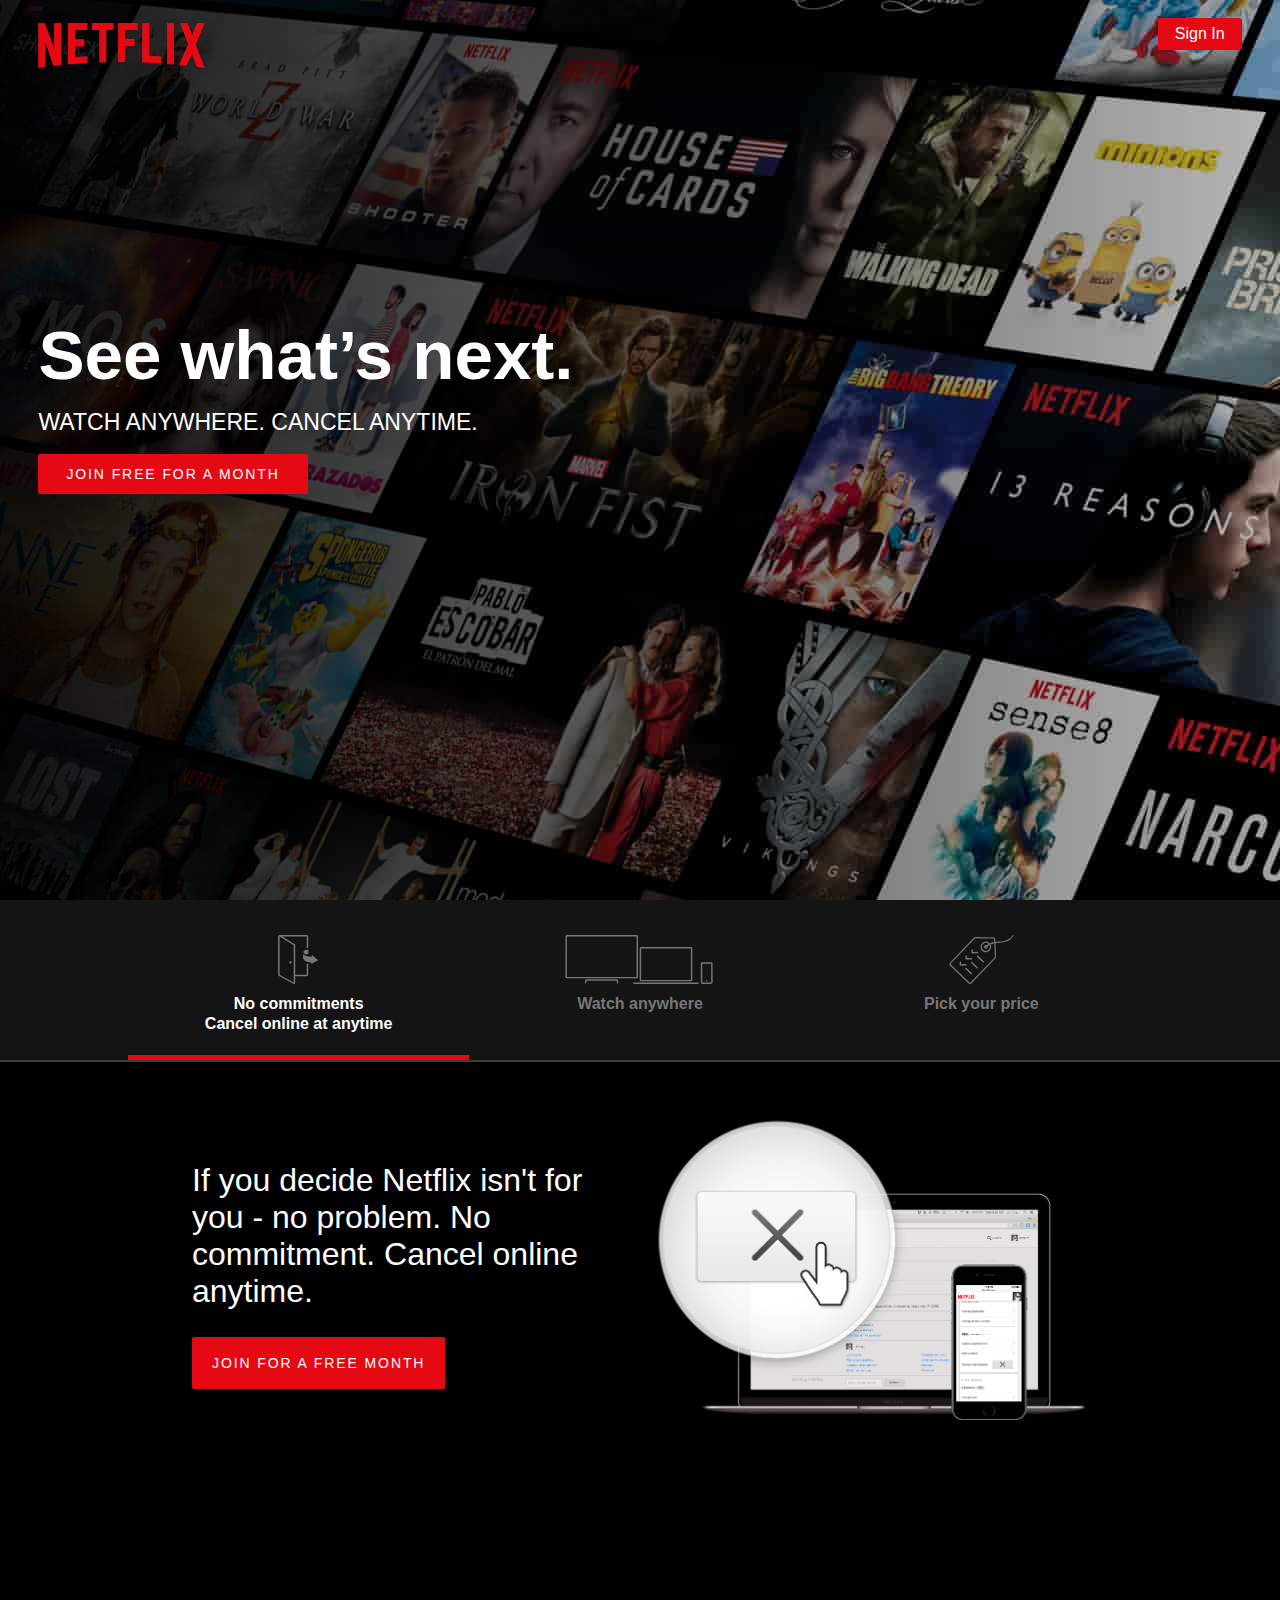
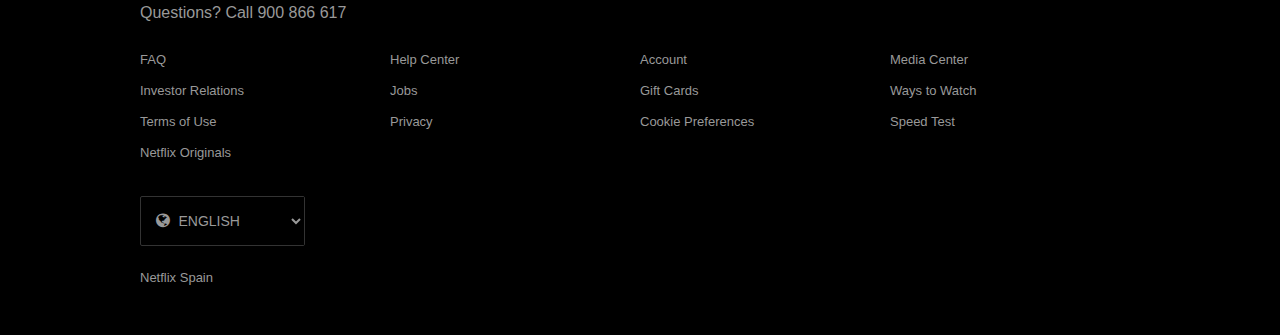
<file: netflix_replica/index.html>
<!DOCTYPE html>
<html>
  <head>
    <meta charset="utf-8">
    <title>Netflix US - Watch TV Shows Online, Watch Movies Online</title>

    <link href="css/style.css" rel="stylesheet"/>
    <link href="https://cdnjs.cloudflare.com/ajax/libs/font-awesome/4.7.0/css/font-awesome.min.css" rel="stylesheet">
  </head>

  <body>
    <header>
      <nav>
        <a href="" class="logo">
          <img src="img/logo.svg">
        </a>
        <a class="signin" href="https://www.netflix.com/login">
          Sign In
        </a>
      </nav>

      <section class="pitch">
        <h1 class="pitch__title">See what’s next.</h1>
        <p class="pitch__subtitle">WATCH ANYWHERE. CANCEL ANYTIME.</p>

        <button class="btn">JOIN FREE FOR A MONTH</button>
      </section>
    </header>

    <div id="features">
      <nav>
        <div class="center columns size-80">
          <a class="column is-selected" href="#" data-id="cancelanytime">
            <img alt="Cancel anytime" src="img/cancel.svg"/>
            <h2>
              No commitments
              <br/>
              Cancel online at anytime
            </h2>
          </a>

          <a class="column" href="#" data-id="watchanywhere">
            <img alt="Watch anywhere" src="img/watchanywhere.svg"/>
            <h2>
              Watch anywhere
            </h2>
          </a>

          <a class="column" href="#" data-id="pickprice">
            <img alt="Pick your price" src="img/pickprice.svg"/>
            <h2>
              Pick your price
            </h2>
          </a>
        </div>
      </nav>

      <article>
        <section class="is-selected center size-70" data-id="cancelanytime">
          <div class="columns">
            <div class="column">
              <h2>
                If you decide Netflix isn't for you - no problem. No commitment. Cancel online anytime.
              </h2>
              <button class="btn btn-large">JOIN FOR A FREE MONTH</button>
            </div>

            <div class="column">
              <img src="img/cancelanytime_withdevice.png"/>
            </div>
          </div>
        </section>

        <section class="center size-80" id="watchanywhere" data-id="watchanywhere">
          <div class="columns">
            <h2 class="column">
              Watch TV shows and movies anytime, anywhere — personalized for you.
            </h2>
            <button class="btn btn-large column is-narrow">JOIN FOR A FREE MONTH</button>
          </div>

          <div class="columns size-90 center">
            <div class="column text-center">
              <img src="img/asset_TV_UI.png"/>
              <h3>Watch on your TV</h3>
              <p>Smart TVs, PlayStation, Xbox, Chromecast, Apple TV, Blu-ray players and more.</p>
            </div>

            <div class="column text-center">
              <img src="img/asset_mobile_tablet_UI_2.png"/>
              <h3>Watch instantly or download for later</h3>
              <p>Available on phone and tablet, wherever you go.</p>
            </div>

            <div class="column text-center">
              <img src="img/asset_website_UI.png"/>
              <h3>Use any computer</h3>
              <p>Watch right on Netflix.com.</p>
            </div>
          </div>
        </section>

        <section class="center size-70" id="pickprice" data-id="pickprice">
          <div class="text-center">
            <h2>
              Choose one plan and watch everything on Netflix.
            </h2>
            <button class="btn btn-large">JOIN FOR A FREE MONTH</button>
          </div>

          <table>
            <thead>
              <tr>
                <th></th>
                <th>Basic</th>
                <th>Standard</th>
                <th>Premium</th>
              </tr>
            </thead>
            <tbody>
              <tr>
                <td>Monthly price after free month ends on 6/27/17</td>
                <td>$8.99</td>
                <td>$13.99</td>
                <td>$17.99</td>
              </tr>
              <tr>
                <td>HD available</td>
                <td><i class="fa fa-times"></i></td>
                <td><i class="fa fa-check"></i></td>
                <td><i class="fa fa-check"></i></td>
              </tr>
              <tr>
                <td>Ultra HD available</td>
                <td><i class="fa fa-times"></i></td>
                <td><i class="fa fa-times"></i></td>
                <td><i class="fa fa-check"></i></td>
              </tr>
              <tr>
                <td>Screens you can watch on at the same time</td>
                <td>1</td>
                <td>2</td>
                <td>4</td>
              </tr>
              <tr>
                <td>Watch on your laptop, TV, phone and tablet</td>
                <td><i class="fa fa-check"></i></td>
                <td><i class="fa fa-check"></i></td>
                <td><i class="fa fa-check"></i></td>
              </tr>
              <tr>
                <td>Unlimited movies and TV shows</td>
                <td><i class="fa fa-check"></i></td>
                <td><i class="fa fa-check"></i></td>
                <td><i class="fa fa-check"></i></td>
              </tr>
              <tr>
                <td>Cancel anytime</td>
                <td><i class="fa fa-check"></i></td>
                <td><i class="fa fa-check"></i></td>
                <td><i class="fa fa-check"></i></td>
              </tr>
              <tr>
                <td>First month free</td>
                <td><i class="fa fa-check"></i></td>
                <td><i class="fa fa-check"></i></td>
                <td><i class="fa fa-check"></i></td>
              </tr>
            </tbody>
          </table>
        </section>
      </article>
    </div>

    <footer class="center size-90">
      <p>
        Questions? Call <a href="tel:900 866 617">900 866 617</a>
      </p>

      <ul class="columns flex-wrap">
        <li class="column is-25">
          <a href="https://help.netflix.com/support/412"><span>FAQ</span></a>
        </li>
        <li class="column is-25">
          <a href="https://help.netflix.com"><span>Help Center</span></a>
        </li>
        <li class="column is-25">
          <a href="https://www.netflix.com/yourAccount"><span>Account</span></a>
        </li>
        <li class="column is-25">
          <a href="https://media.netflix.com/"><span>Media Center</span></a>
        </li>
        <li class="column is-25">
          <a href="http://ir.netflix.com/"><span>Investor Relations</span></a>
        </li>
        <li class="column is-25">
          <a href="https://jobs.netflix.com/jobs"><span>Jobs</span></a>
        </li>
        <li class="column is-25">
          <a href="https://www.netflix.com/redeem"><span>Gift Cards</span></a>
        </li>
        <li class="column is-25">
          <a href="https://www.netflix.com/watch"><span>Ways to Watch</span></a>
        </li>
        <li class="column is-25">
          <a href="https://help.netflix.com/legal/termsofuse"><span>Terms of Use</span></a>
        </li>
        <li class="column is-25">
          <a href="https://help.netflix.com/legal/privacy"><span>Privacy</span></a>
        </li>
        <li class="column is-25">
          <a href="https://help.netflix.com/legal/privacy#cookies"><span>Cookie Preferences</span></a>
        </li>
        <li class="column is-25">
          <a href="https://fast.com"><span>Speed Test</span></a>
        </li>
        <li class="column is-25">
          <a href="https://www.netflix.com/es-en/originals"><span>Netflix Originals</span></a>
        </li>
      </ul>

      <div id="lang-selection">
        <i class="fa fa-globe" aria-hidden="true"></i>
        <select tabindex="0">
          <option value="es">Español</option>
          <option selected value="en">English</option>
        </select>
      </div>

      <p id="company">Netflix Spain</p>
    </footer>

    <script src="https://ajax.googleapis.com/ajax/libs/jquery/3.2.1/jquery.min.js"></script>
    <script src="js/app.js"></script>
  </body>
</html>
</file>
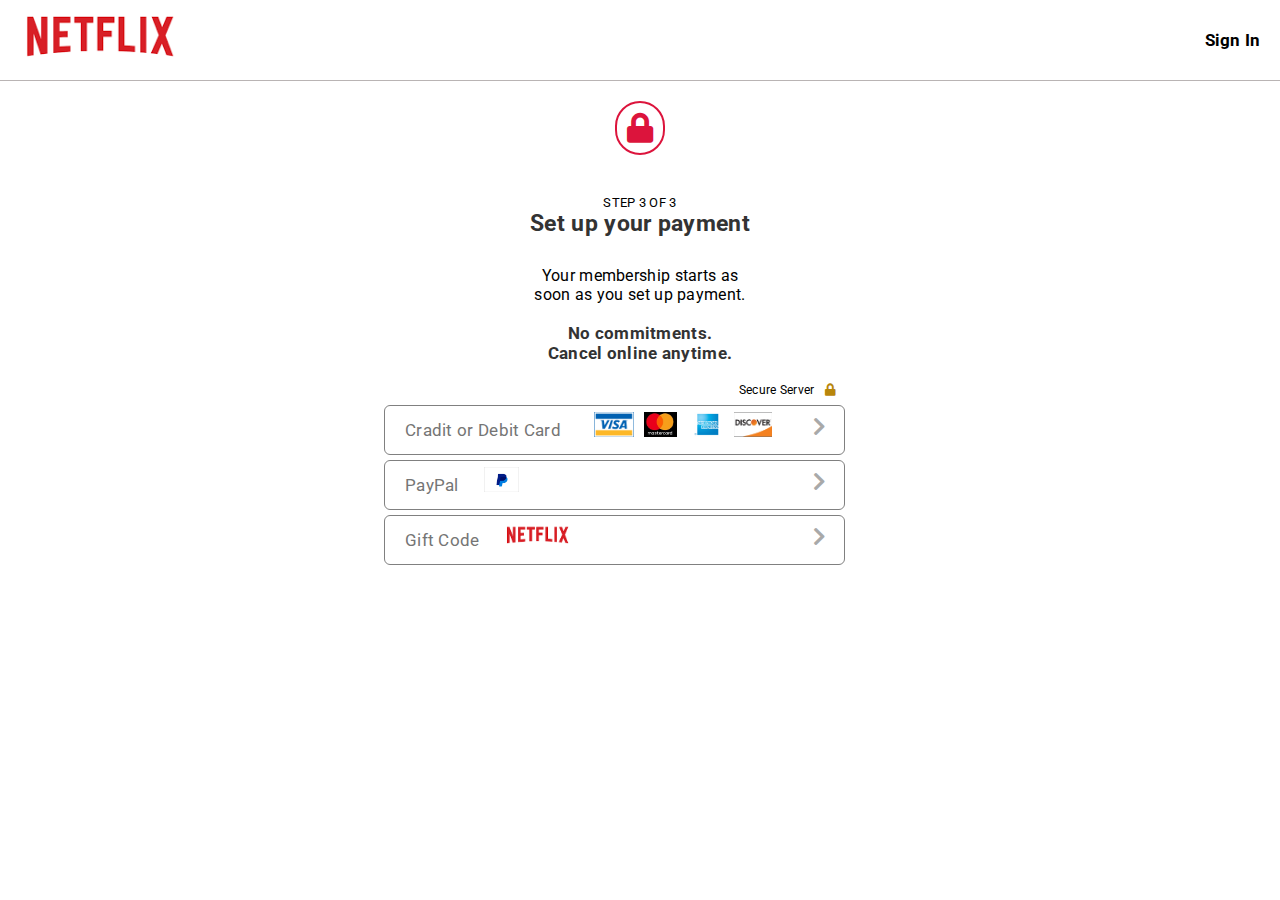
<file: Netflix Pages/payment.html>
<!DOCTYPE html>
<html lang="en">
<head>
    <meta charset="UTF-8">
    <meta name="viewport" content="width=device-width, initial-scale=1.0">
    <title>Payment</title>
    <link rel="stylesheet" href="style/style1.css">
    <link rel="stylesheet" href="https://cdnjs.cloudflare.com/ajax/libs/font-awesome/5.15.1/css/all.min.css">
</head>
<body>
    <div class="container-fluid">
        <div class="navbar">
            <img src="pic/logo.png" alt="" height="">
            <a href="#" class="link">Sign In</a>
        </div>

        <div class="container">
            <div class="step2">
                <div class="icon text-center"><i class="fas fa-lock"></i></div>
                <div class="p1">
                    <p class="uppercase text-center">step 3 of 3</p>
                    <h2 class="heading text-center">Set up your payment</h2>    
                </div>
                <p class="text1 text-center">Your membership starts as <br>soon as you set up payment.</p><br>
                <b><h3 class="text2 text-center">No commitments. <br>Cancel online anytime.</h3></b>
            </div>
            
            <form action="">
                <p class="text5 text-right">Secure Server<i class="fas fa-lock red"></i></p>
               
               <div class="parent">
                    <input type="text" placeholder="Cradit or Debit Card">
                    <img class='logos logos1' src="pic/visa.png" alt="">
                    <img class='logos logos2' src="pic/mastercard.jpg" alt="">
                    <img class='logos logos3' src="pic/ae.png" alt="">
                    <img class='logos logos4' src="pic/discover.png" alt="">
                    <i class="right-arr fas fa-chevron-right"></i>
                </div>

                <div class="parent">
                    <input type="text" placeholder="PayPal">
                    <img class='logos logos5' src="pic/paypal.jpg" alt="">
                    <i class="right-arr fas fa-chevron-right"></i>   
                </div>

                <div class="parent">
                    <input type="text" placeholder="Gift Code">
                    <img class='logos logos6' src="pic/logo.png" alt="">
                    <i class="right-arr fas fa-chevron-right"></i>
                </div>
            </form>
        </div>
    </div>
</body>
</html>
</file>
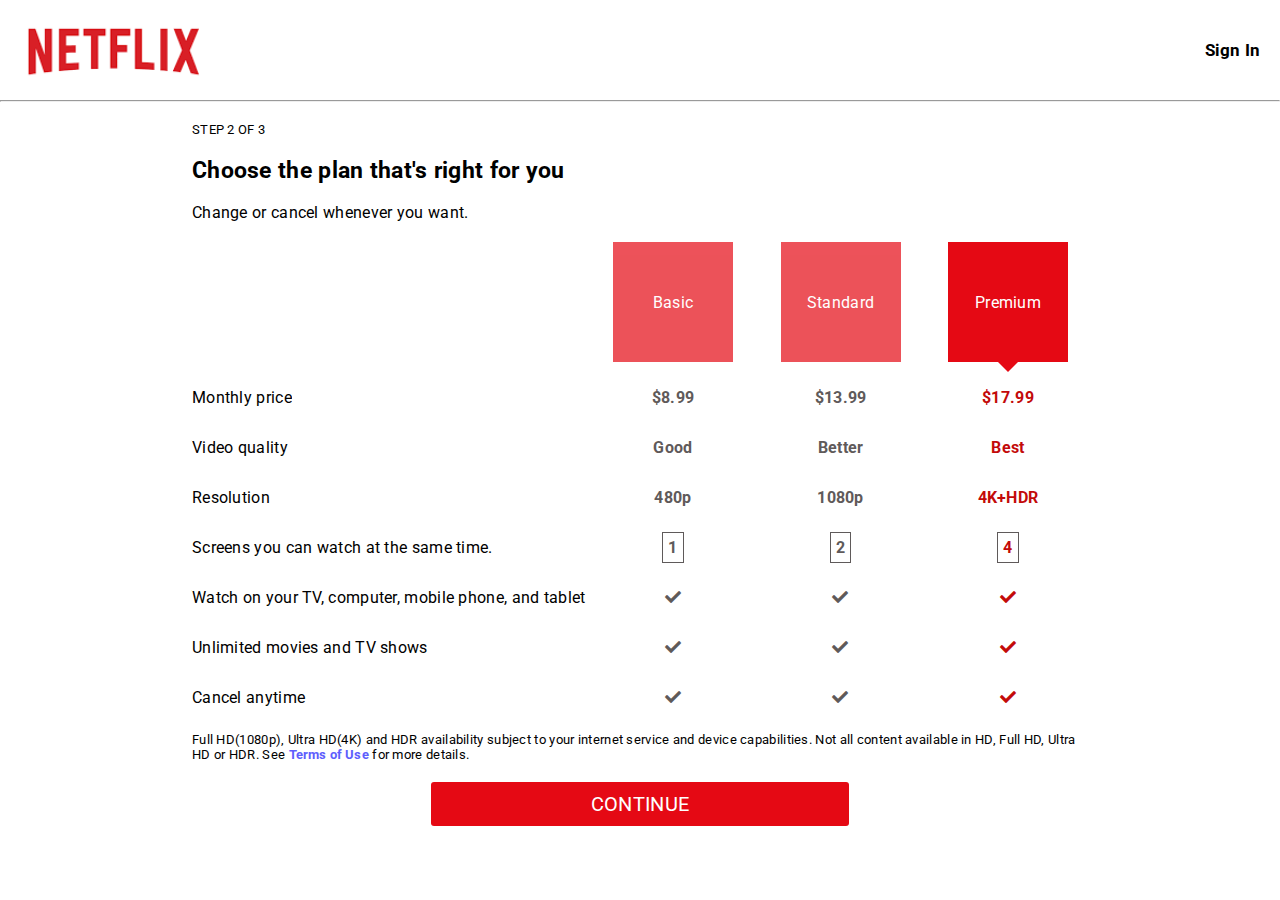
<file: Netflix Pages/planform.html>
<!DOCTYPE html>
<html lang="en">
<head>
    <meta charset="UTF-8">
    <meta name="viewport" content="width=device-width, initial-scale=1.0">
    <title>Plans</title>
    <link rel="stylesheet" href="style/style.css">
    <link rel="stylesheet" href="https://cdnjs.cloudflare.com/ajax/libs/font-awesome/5.15.1/css/all.min.css">
</head>
<body>
    <div class="container-fluid">
        <div class="navbar">
            <img src="pic/logo.png" alt="">
            <a href="#" class="link">Sign In</a>
        </div>
        <hr>

        <div class="container">
            <div class="step2">
                <p class="uppercase">step 2 of 3</p>
                <h3 class="heading">Choose the plan that's right for you</h3>
                <p class="change">Change or cancel whenever you want.</p>
            </div>

            <div class="packages">
                <div class="offers">
                    <ul class="grey1">
                        <li>Monthly price</li>
                        <li>Video quality</li>
                        <li>Resolution</li>
                        <li>Screens you can watch at the same time.</li>
                        <li>Watch on your TV, computer, mobile phone, and tablet</li>
                        <li>Unlimited movies and TV shows</li>
                        <li>Cancel anytime</li>
                    </ul>
                </div>

                <div class="basic text-center">
                    <div class="box">Basic</div>
                    <ul class="grey">
                        <li>$8.99</li>
                        <li>Good</li>
                        <li>480p</li>
                        <li><span class="smallBox">1</span></li>
                        <li><i class="fas fa-check"></i></li>
                        <li><i class="fas fa-check"></i></li>
                        <li><i class="fas fa-check"></i></li>
                    </ul>
                </div>
                
                <div class="basic text-center">
                    <div class="box">Standard</div>
                    <ul class="grey">
                        <li>$13.99</li>
                        <li>Better</li>
                        <li>1080p</li>
                        <li><span class="smallBox">2</span></li>
                        <li><i class="fas fa-check"></i></li>
                        <li><i class="fas fa-check"></i></li>
                        <li><i class="fas fa-check"></i></li>
                    </ul>
                </div>
                <div class="basic text-center">
                    <div class="box active">Premium<div class="triangle-down"></div></div>
                    
                    <ul class="text-red">
                        <li>$17.99</li>
                        <li>Best</li>
                        <li>4K+HDR</li>
                        <li><span class="smallBox">4</span></li>
                        <li><i class="fas fa-check"></i></li>
                        <li><i class="fas fa-check"></i></li>
                        <li><i class="fas fa-check"></i></li>
                    </ul>
                </div>
            </div>
            <p class="lightGrey">Full HD(1080p), Ultra HD(4K) and HDR availability subject to your internet service and device capabilities. Not all content available in HD, Full HD, Ultra HD or HDR. See <a href="#" class="link blue">Terms of Use</a> for more details.</p>
            <div class="btn-container">
                <a href="payment.html" class="btn red">continue</a>
            </div>
        </div>
    </div>
</body>
</html>
</file>
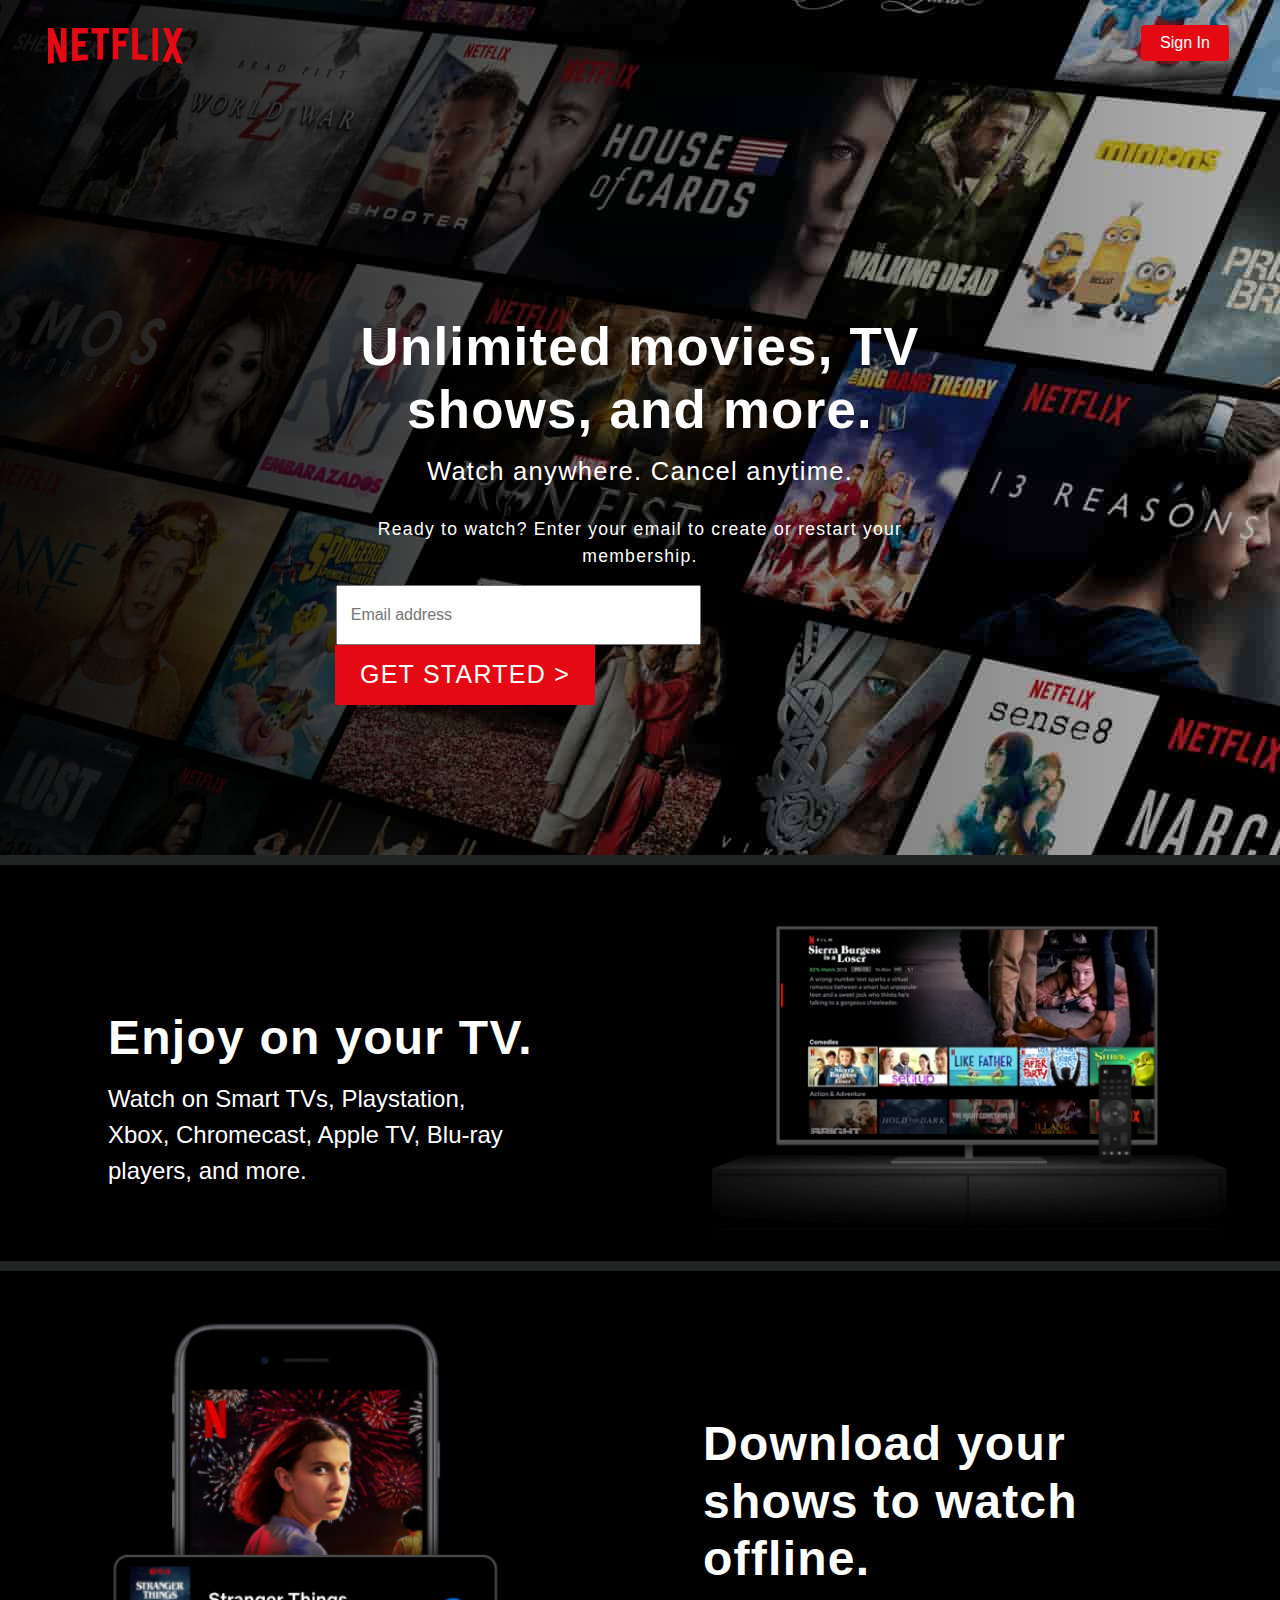
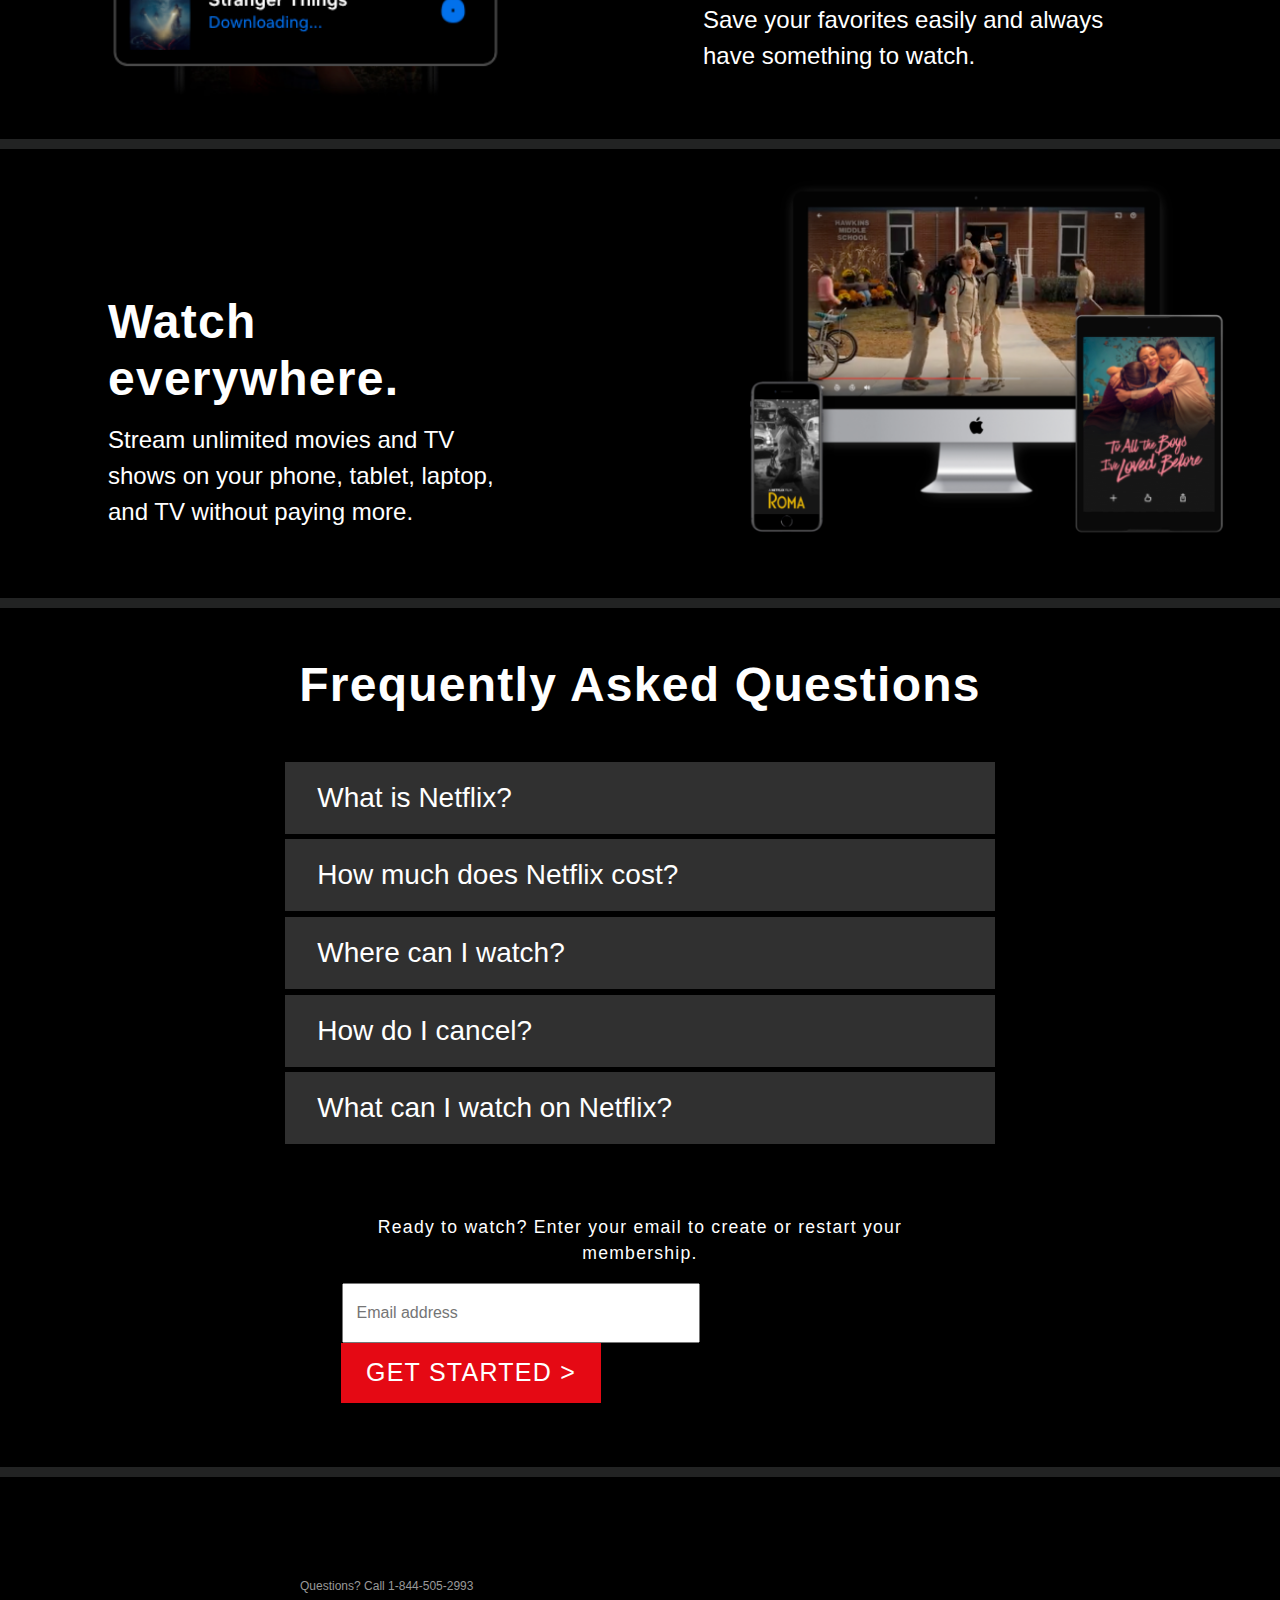
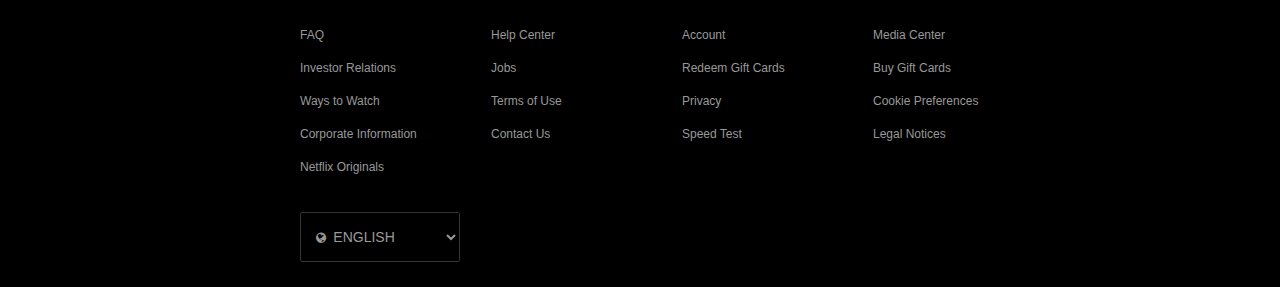
<file: netflix_replica/index_test.html>
<!DOCTYPE html>
<html>
  <head>
    <meta charset="utf-8">
    <title>Netflix</title>

    <link href="css/style_test.css" rel="stylesheet"/>
    <link href="https://cdnjs.cloudflare.com/ajax/libs/font-awesome/4.7.0/css/font-awesome.min.css" rel="stylesheet">
    <link rel="stylesheet" href="https://stackpath.bootstrapcdn.com/bootstrap/4.3.1/css/bootstrap.min.css">
    <script src="https://code.jquery.com/jquery-3.3.1.slim.min.js"></script>
    <script src="https://stackpath.bootstrapcdn.com/bootstrap/4.3.1/js/bootstrap.min.js"></script>

    <!--button to display the frequently asked questions-->
    <script>
      function setVisibility (button) {
        var x = button.id;
        var para1 = document.getElementById("para_1");
        var para2 = document.getElementById("para_2");
        var para3 = document.getElementById("para_3");
        var para4 = document.getElementById("para_4");
        var para5 = document.getElementById("para_5");

        switch (x) {
          case '1':
            para1.style.display = para1.style.display === 'none' ? '' : 'none';
            break;

          case '2':
            para2.style.display = para2.style.display === 'none' ? '' : 'none';
            break;

          case '3':
            para3.style.display = para3.style.display === 'none' ? '' : 'none';
            break;

          case '4':
            para4.style.display = para4.style.display === 'none' ? '' : 'none';
            break;

          case '5':
            para5.style.display = para5.style.display === 'none' ? '' : 'none';
            break;

          default:
            return false;
        }

      }

    </script>

  </head>

  <body>
    <header>
      <nav>
        <a href="index_test.html" class="logo">
          <img src="img/logo.svg">
        </a>
        <a class="signin" href="https://www.netflix.com/login">
          Sign In
        </a>
      </nav>

      <section class="pitch">
        <h1 class="pitch__title">Unlimited movies, TV shows, and more.</h1>
        <p class="pitch__subtitle">Watch anywhere. Cancel anytime.</p>
        <p class="pitch__paragraph">Ready to watch? Enter your email to create or restart your membership.</p>
  
        <div class="input-group mb-3">
          <input type="text" class="home_email_input" placeholder="Email address" aria-label="Email address" aria-describedby="basic-addon2">
          <div class="input-group-append">
            <button class="home_email_button" type="button">
              <a href="registar1.php" class="transfer_link">GET STARTED ></a>
            </button>
          </div>
        </div>
  
      </section>
    </header>

    <!---Main Content-->
    <div class="row home_block">
      <div class="col">
        <div class="row home_block_content">
          <div class="col block">
            <h1 class="block_title">Enjoy on your TV.</h1>
            <p class="block__subtitle">Watch on Smart TVs, Playstation, Xbox, Chromecast, Apple TV, Blu-ray players, and more.</p>
          </div>
  
          <div class="col">
            <img src="img/home-img3.png" alt="image display" class="image1">
          </div>
        </div>
  
        <div class="row home_block_content">
          <div class="col">
            <img src="img/home-img2.png" alt="image display" class="image1">
          </div>

          <div class="col">
            <h1 class="block_title">Download your shows to watch offline.</h1>
            <p class="block__subtitle">Save your favorites easily and always have something to watch.</p>
          </div>
        </div>
  
        <div class="row home_block_content">
          <div class="col block">
            <h1 class="block_title">Watch everywhere.</h1>
            <p class="block__subtitle">Stream unlimited movies and TV shows on your phone, tablet, laptop, and TV without paying more.</p>
          </div>
  
          <div class="col">
            <img src="img/home-img1.png" alt="image display" class="image1">
          </div>
        </div>
  
        <div class="row home_block_content">
          <div class="col asked_question_block">
            <h1 class="question_title">Frequently Asked Questions</h1>

            <div class="row">
              <input class="question_button" type="button" name="type" id='1' value='What is Netflix?' onclick="setVisibility(this)">
              <p class="question_answer" id="para_1" style="display:none">Netflix is a streaming service that offers a wide variety 
              of award-winning TV shows, movies, anime, documentaries, 
              and more on thousands of internet-connected devices.<br><br>
              You can watch as much as you want, whenever you want without a single commercial
               – all for one low monthly price. There's always something new to discover and 
               new TV shows and movies are added every week!</p>
            </div>

            <div class="row">
              <input class="question_button" type="button" name="type" id='2' value='How much does Netflix cost?' onclick="setVisibility(this)">
              <p class="question_answer" id="para_2" style="display:none"> Watch Netflix on your smartphone, 
                tablet, Smart TV, laptop, or streaming device, all for one fixed monthly fee. 
                Plans range from $8.99 to $17.99 a month. No extra costs, no contracts.</p>
            </div>

            <div class="row">
              <input class="question_button" type="button" name="type" id='3' value='Where can I watch?' onclick="setVisibility(this)">
              <p class="question_answer" id="para_3" style="display:none">Watch anywhere, anytime, on an unlimited number of devices.
                 Sign in with your Netflix account to watch instantly on the web at netflix.com 
                 from your personal computer or on any internet-connected device that offers the Netflix 
                 app, including smart TVs, smartphones, tablets, streaming media players and game consoles.<br><br>
                 You can also download your favorite shows with the iOS, Android, or Windows 10 app. 
                 Use downloads to watch while you're on the go and without an internet connection. 
                 Take Netflix with you anywhere.</p>
            </div>

            <div class="row">
              <input class="question_button" type="button" name="type" id='4' value='How do I cancel?' onclick="setVisibility(this)">
              <p class="question_answer" id="para_4" style="display:none">Netflix is flexible. 
                There are no pesky contracts and no commitments. 
                You can easily cancel your account online in two clicks. 
                There are no cancellation fees – start or stop your account anytime.</p>
            </div>

            <div class="row">
              <input class="question_button" type="button" name="type" id='5' value='What can I watch on Netflix?' onclick="setVisibility(this)">
              <p class="question_answer" id="para_5" style="display:none">Netflix has an extensive library of 
                feature films, documentaries, TV shows, anime, award-winning Netflix originals,
                 and more. Watch as much as you want, anytime you want.</p>
            </div>

            <div class="question_section">
              <p class="pitch__paragraph">Ready to watch? Enter your email to create or restart your membership.</p>
              <div class="input-group mb-3">
                <input type="text" class="home_email_input" placeholder="Email address" aria-label="Email address" aria-describedby="basic-addon2">
                <div class="input-group-append">
                  <button class="home_email_button" type="button">
                    <a href="registar1.php" class="transfer_link">GET STARTED ></a>
                  </button>
                </div>
              </div>
            </div>

            
          </div>
        </div>

    


    <!-- <div id="features">
      <nav>
        <div class="center columns size-80">
          <a class="column is-selected" href="#" data-id="cancelanytime">
            <img alt="Cancel anytime" src="img/cancel.svg"/>
            <h2>
              No commitments
              <br/>
              Cancel online at anytime
            </h2>
          </a>

          <a class="column" href="#" data-id="watchanywhere">
            <img alt="Watch anywhere" src="img/watchanywhere.svg"/>
            <h2>
              Watch anywhere
            </h2>
          </a>

          <a class="column" href="#" data-id="pickprice">
            <img alt="Pick your price" src="img/pickprice.svg"/>
            <h2>
              Pick your price
            </h2>
          </a>
        </div>
      </nav>

      <article>
        <section class="is-selected center size-70" data-id="cancelanytime">
          <div class="columns">
            <div class="column">
              <h2>
                If you decide Netflix isn't for you - no problem. No commitment. Cancel online anytime.
              </h2>
              <button class="btn btn-large">JOIN FOR A FREE MONTH</button>
            </div>

            <div class="column">
              <img src="img/cancelanytime_withdevice.png"/>
            </div>
          </div>
        </section>

        <section class="center size-80" id="watchanywhere" data-id="watchanywhere">
          <div class="columns">
            <h2 class="column">
              Watch TV shows and movies anytime, anywhere — personalized for you.
            </h2>
            <button class="btn btn-large column is-narrow">JOIN FOR A FREE MONTH</button>
          </div>

          <div class="columns size-90 center">
            <div class="column text-center">
              <img src="img/asset_TV_UI.png"/>
              <h3>Watch on your TV</h3>
              <p>Smart TVs, PlayStation, Xbox, Chromecast, Apple TV, Blu-ray players and more.</p>
            </div>

            <div class="column text-center">
              <img src="img/asset_mobile_tablet_UI_2.png"/>
              <h3>Watch instantly or download for later</h3>
              <p>Available on phone and tablet, wherever you go.</p>
            </div>

            <div class="column text-center">
              <img src="img/asset_website_UI.png"/>
              <h3>Use any computer</h3>
              <p>Watch right on Netflix.com.</p>
            </div>
          </div>
        </section>

        <section class="center size-70" id="pickprice" data-id="pickprice">
          <div class="text-center">
            <h2>
              Choose one plan and watch everything on Netflix.
            </h2>
            <button class="btn btn-large">JOIN FOR A FREE MONTH</button>
          </div>

          <table>
            <thead>
              <tr>
                <th></th>
                <th>Basic</th>
                <th>Standard</th>
                <th>Premium</th>
              </tr>
            </thead>
            <tbody>
              <tr>
                <td>Monthly price after free month ends on 6/27/17</td>
                <td>$8.99</td>
                <td>$13.99</td>
                <td>$17.99</td>
              </tr>
              <tr>
                <td>HD available</td>
                <td><i class="fa fa-times"></i></td>
                <td><i class="fa fa-check"></i></td>
                <td><i class="fa fa-check"></i></td>
              </tr>
              <tr>
                <td>Ultra HD available</td>
                <td><i class="fa fa-times"></i></td>
                <td><i class="fa fa-times"></i></td>
                <td><i class="fa fa-check"></i></td>
              </tr>
              <tr>
                <td>Screens you can watch on at the same time</td>
                <td>1</td>
                <td>2</td>
                <td>4</td>
              </tr>
              <tr>
                <td>Watch on your laptop, TV, phone and tablet</td>
                <td><i class="fa fa-check"></i></td>
                <td><i class="fa fa-check"></i></td>
                <td><i class="fa fa-check"></i></td>
              </tr>
              <tr>
                <td>Unlimited movies and TV shows</td>
                <td><i class="fa fa-check"></i></td>
                <td><i class="fa fa-check"></i></td>
                <td><i class="fa fa-check"></i></td>
              </tr>
              <tr>
                <td>Cancel anytime</td>
                <td><i class="fa fa-check"></i></td>
                <td><i class="fa fa-check"></i></td>
                <td><i class="fa fa-check"></i></td>
              </tr>
              <tr>
                <td>First month free</td>
                <td><i class="fa fa-check"></i></td>
                <td><i class="fa fa-check"></i></td>
                <td><i class="fa fa-check"></i></td>
              </tr>
            </tbody>
          </table>
        </section>
      </article>
    </div> -->

    <footer class="center">
      <div class="size-90">
        <p>
          Questions? Call <a href="tel:1-844-505-2993">1-844-505-2993</a>
        </p>

        <ul class="columns flex-wrap">
          <li class="column is-25">
            <a href="https://help.netflix.com/support/412"><span>FAQ</span></a>
          </li>
          <li class="column is-25">
            <a href="https://help.netflix.com"><span>Help Center</span></a>
          </li>
          <li class="column is-25">
            <a href="https://www.netflix.com/yourAccount"><span>Account</span></a>
          </li>
          <li class="column is-25">
            <a href="https://media.netflix.com/"><span>Media Center</span></a>
          </li>
          <li class="column is-25">
            <a href="http://ir.netflix.com/"><span>Investor Relations</span></a>
          </li>
          <li class="column is-25">
            <a href="https://jobs.netflix.com/jobs"><span>Jobs</span></a>
          </li>
          <li class="column is-25">
            <a href="https://www.netflix.com/redeem"><span>Redeem Gift Cards</span></a>
          </li>
          <li class="column is-25">
            <a href="https://www.netflix.com/gift-cards"><span>Buy Gift Cards</span></a>
          </li>
          <li class="column is-25">
            <a href="https://www.netflix.com/watch"><span>Ways to Watch</span></a>
          </li>
          <li class="column is-25">
            <a href="https://help.netflix.com/legal/termsofuse"><span>Terms of Use</span></a>
          </li>
          <li class="column is-25">
            <a href="https://help.netflix.com/legal/privacy"><span>Privacy</span></a>
          </li>
          <li class="column is-25">
            <a href="https://help.netflix.com/legal/privacy#cookies"><span>Cookie Preferences</span></a>
          </li>
          <li class="column is-25">
            <a href="https://help.netflix.com/legal/corpinfo"><span>Corporate Information</span></a>
          </li>
          <li class="column is-25">
            <a href="https://help.netflix.com/en/contactus"><span>Contact Us</span></a>
          </li>
          <li class="column is-25">
            <a href="https://fast.com"><span>Speed Test</span></a>
          </li>
          <li class="column is-25">
            <a href="https://help.netflix.com/legal/notices"><span>Legal Notices</span></a>
          </li>
          <li class="column is-25">
            <a href="https://www.netflix.com/es-en/originals"><span>Netflix Originals</span></a>
          </li>
        </ul>

        <div id="lang-selection">
          <i class="fa fa-globe" aria-hidden="true"></i>
          <select tabindex="0">
            <option value="es">Español</option>
            <option selected value="en">English</option>
          </select>
        </div>
      </div>
    </footer>
  </div>
</div>   

    <script src="https://ajax.googleapis.com/ajax/libs/jquery/3.2.1/jquery.min.js"></script>
    <script src="js/app.js"></script>
  </body>
</html>
</file>
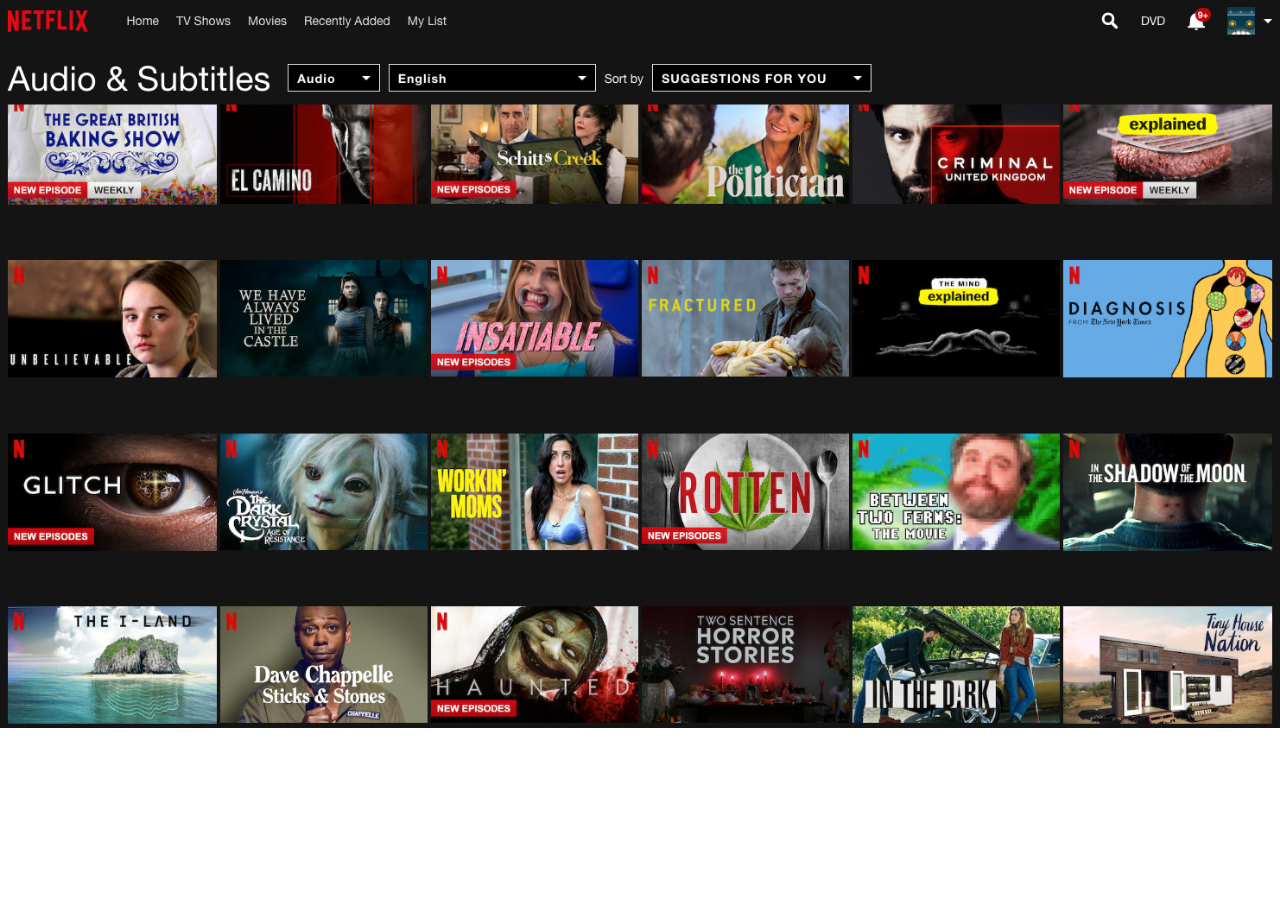
<file: netflix_replica/netflix_movie.html>
<!DOCTYPE html>
<html lang="en">
<head>
    <meta charset="UTF-8">
    <meta name="viewport" content="width=device-width, initial-scale=1.0">
    <title>NETFLIX HOME</title>
    <link rel="stylesheet" type="text/css" href="css/home.css">
</head>
<body>
    <div class="home_image"></div>
</body>
</html>
</file>
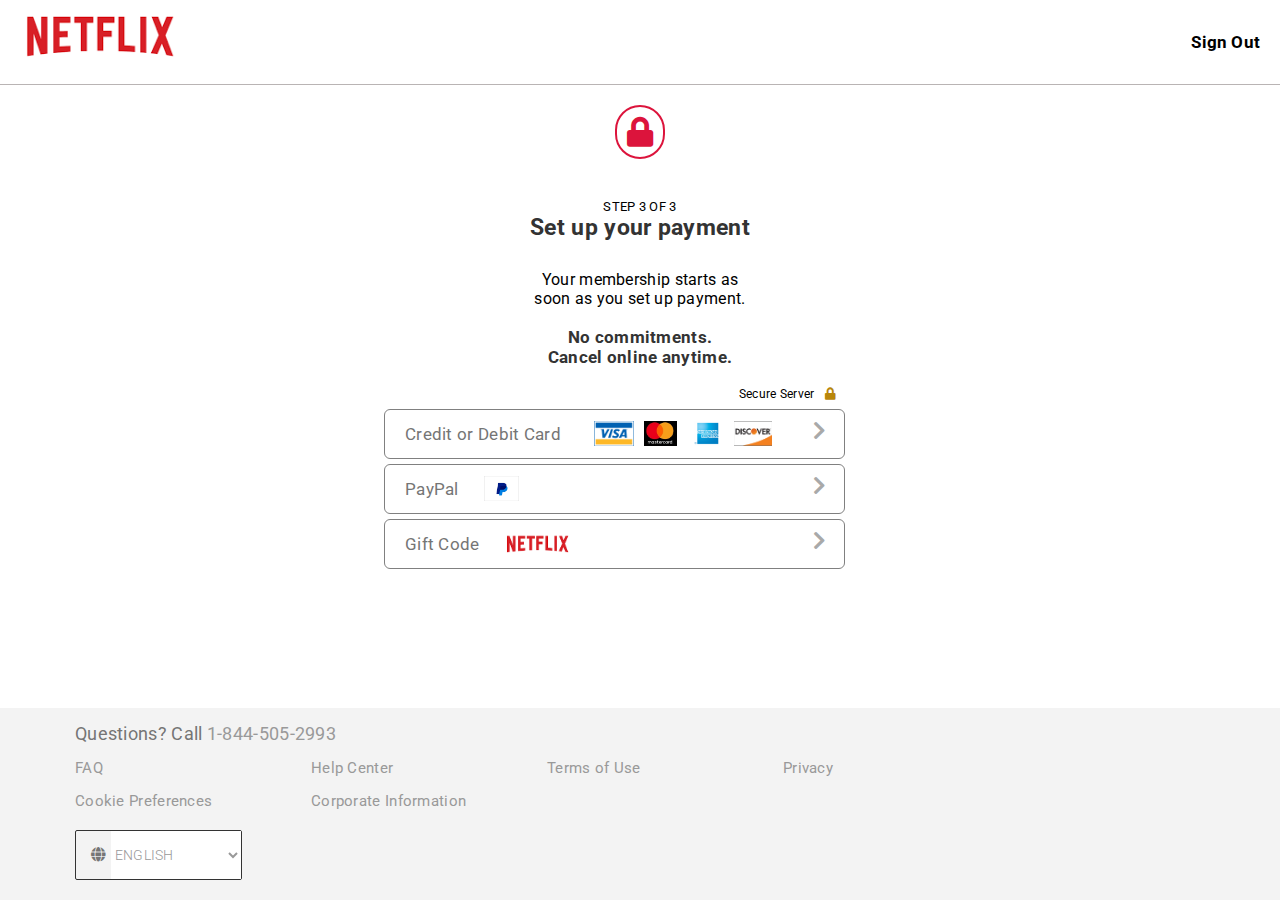
<file: netflix_replica/payment.html>
<!DOCTYPE html>
<html lang="en">
<head>
    <meta charset="UTF-8">
    <meta name="viewport" content="width=device-width, initial-scale=1.0">
    <title>Payment</title>
    <link rel="stylesheet" href="style/style1.css">
    <link rel="stylesheet" href="https://cdnjs.cloudflare.com/ajax/libs/font-awesome/5.15.1/css/all.min.css">
</head>
<body>
    <div class="container-fluid">
      <div class="navbar">
        <a href="index_test.html" class="link"><img src="pic/logo.png" alt="back to home page"></a>
        <a href="index_test.html" class="link">Sign Out</a>
    </div>

        <div class="container">
            <div class="step2">
                <div class="icon text-center"><i class="fas fa-lock"></i></div>
                <div class="p1">
                    <p class="uppercase text-center">step 3 of 3</p>
                    <h2 class="heading text-center">Set up your payment</h2>    
                </div>
                <p class="text1 text-center">Your membership starts as <br>soon as you set up payment.</p><br>
                <b><h3 class="text2 text-center">No commitments. <br>Cancel online anytime.</h3></b>
            </div>
            
            <form action="">
                <p class="text5 text-right">Secure Server<i class="fas fa-lock red"></i></p>
               
            <!--This is updated -->
            <a href="creditoption.php" class="transfer_link">
               <div class="parent">
                    <input type="text" placeholder="Credit or Debit Card">
                    <img class='logos logos1' src="pic/visa.png" alt="">
                    <img class='logos logos2' src="pic/mastercard.jpg" alt="">
                    <img class='logos logos3' src="pic/ae.png" alt="">
                    <img class='logos logos4' src="pic/discover.png" alt="">
                    <i class="right-arr fas fa-chevron-right"></i>
                </div>
            </a>

            <a href="creditoption.php" class="transfer_link">
                <div class="parent">
                    <input type="text" placeholder="PayPal">
                    <img class='logos logos5' src="pic/paypal.jpg" alt="">
                    <i class="right-arr fas fa-chevron-right"></i>   
                </div>
            </a>

            <a href="creditoption.php" class="transfer_link">
                <div class="parent">
                    <input type="text" placeholder="Gift Code">
                    <img class='logos logos6' src="pic/logo.png" alt="">
                    <i class="right-arr fas fa-chevron-right"></i>
                </div>
            </a>
            </form>
        </div>
    </div>


    <footer class="center">
        <div class="size-90">
          <p class="phonenum">
            Questions? Call <a href="tel:1-844-505-2993">1-844-505-2993</a>
          </p>
  
          <ul class="columns flex-wrap">
            <li class="column is-25">
              <a href="https://help.netflix.com/support/412"><span>FAQ</span></a>
            </li>
            <li class="column is-25">
              <a href="https://help.netflix.com"><span>Help Center</span></a>
            </li>
            <li class="column is-25">
              <a href="https://help.netflix.com/legal/termsofuse"><span>Terms of Use</span></a>
            </li>
            <li class="column is-25">
              <a href="https://help.netflix.com/legal/privacy"><span>Privacy</span></a>
            </li>
            <li class="column is-25">
              <a href="https://help.netflix.com/legal/privacy#cookies"><span>Cookie Preferences</span></a>
            </li>
            <li class="column is-25">
              <a href="https://help.netflix.com/legal/corpinfo"><span>Corporate Information</span></a>
            </li>
          </ul>
  
          <div id="lang-selection">
            <i class="fa fa-globe" aria-hidden="true"></i>
            <select tabindex="0">
              <option value="es">Español</option>
              <option selected value="en">English</option>
            </select>
          </div>
        </div>
      </footer>
</body>
</html>
</file>
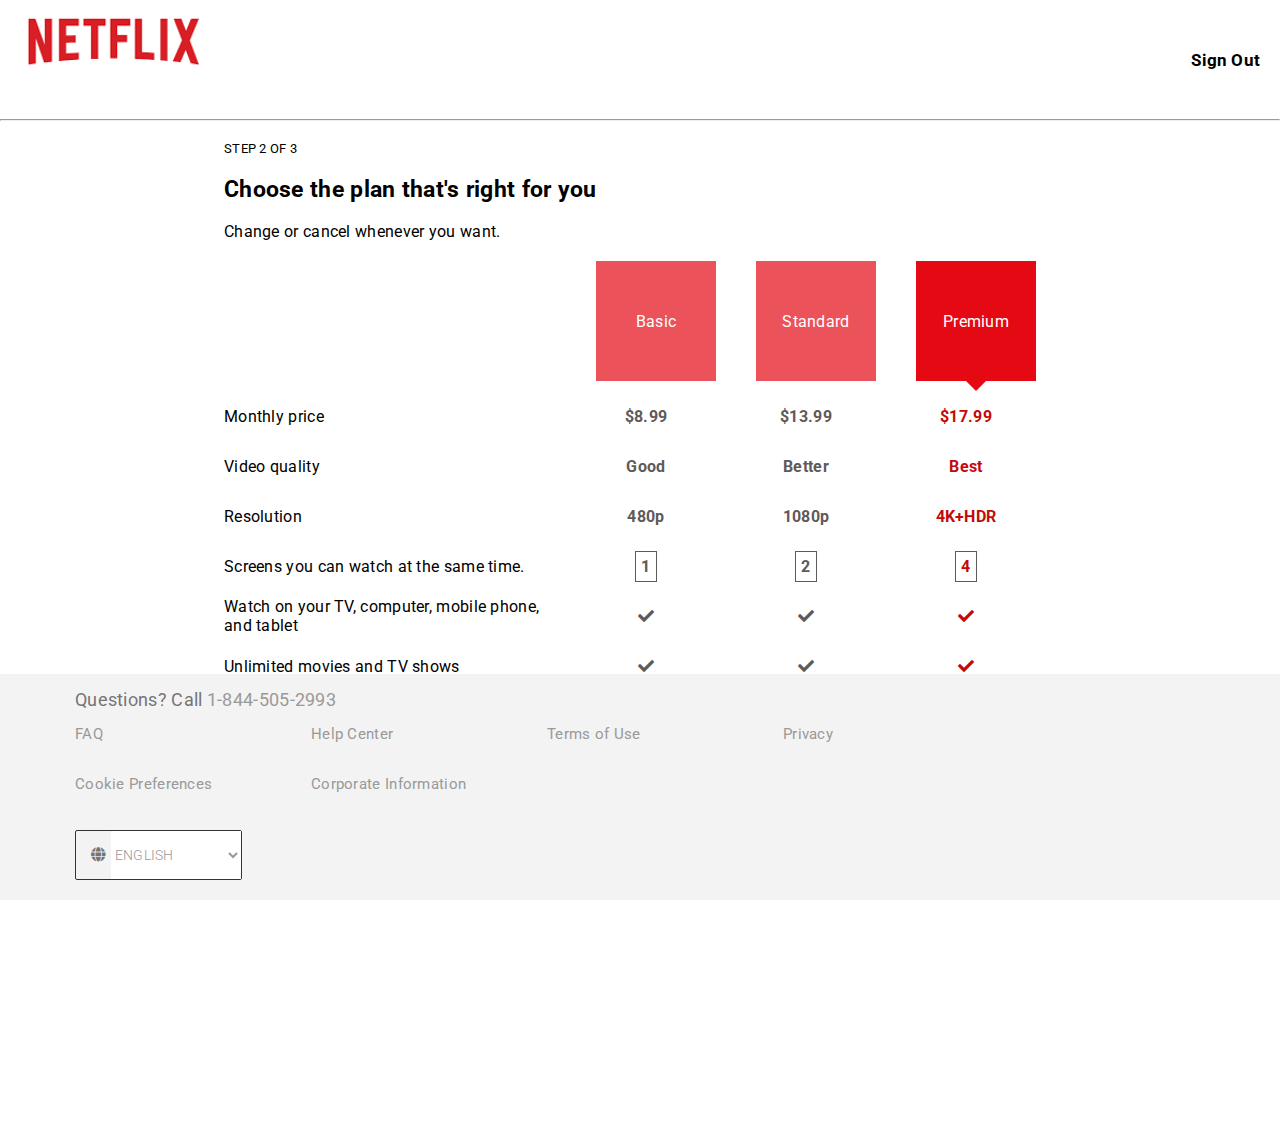
<file: netflix_replica/planform.html>
<!DOCTYPE html>
<html lang="en">
<head>
    <meta charset="UTF-8">
    <meta name="viewport" content="width=device-width, initial-scale=1.0">
    <title>Plans</title>
    <link rel="stylesheet" href="style/style.css">
    <link rel="stylesheet" href="https://cdnjs.cloudflare.com/ajax/libs/font-awesome/5.15.1/css/all.min.css">
    <link rel="icon" 
      type="image" 
      href=pic/icon.ico>
</head>
<body>
    <div class="container-fluid">
        <div class="navbar">
            <a href="index_test.html" class="link"><img src="pic/logo.png" alt="back to home page"></a>
            <a href="index_test.html" class="link">Sign Out</a>
        </div>
        <hr>

        <div class="container">
            <div class="step2">
                <p class="uppercase">step 2 of 3</p>
                <h3 class="heading">Choose the plan that's right for you</h3>
                <p class="change">Change or cancel whenever you want.</p>
            </div>

            <div class="packages">
                <div class="offers">
                    <ul class="grey1">
                        <li>Monthly price</li>
                        <li>Video quality</li>
                        <li>Resolution</li>
                        <li>Screens you can watch at the same time.</li>
                        <li>Watch on your TV, computer, mobile phone, and tablet</li>
                        <li>Unlimited movies and TV shows</li>
                        <li>Cancel anytime</li>
                    </ul>
                </div>

                <div class="basic text-center">
                    <div class="box">Basic</div>
                    <ul class="grey">
                        <li>$8.99</li>
                        <li>Good</li>
                        <li>480p</li>
                        <li><span class="smallBox">1</span></li>
                        <li><i class="fas fa-check"></i></li>
                        <li><i class="fas fa-check"></i></li>
                        <li><i class="fas fa-check"></i></li>
                    </ul>
                </div>
                
                <div class="basic text-center">
                    <div class="box">Standard</div>
                    <ul class="grey">
                        <li>$13.99</li>
                        <li>Better</li>
                        <li>1080p</li>
                        <li><span class="smallBox">2</span></li>
                        <li><i class="fas fa-check"></i></li>
                        <li><i class="fas fa-check"></i></li>
                        <li><i class="fas fa-check"></i></li>
                    </ul>
                </div>
                <div class="basic text-center">
                    <div class="box active">Premium<div class="triangle-down"></div></div>
                    
                    <ul class="text-red">
                        <li>$17.99</li>
                        <li>Best</li>
                        <li>4K+HDR</li>
                        <li><span class="smallBox">4</span></li>
                        <li><i class="fas fa-check"></i></li>
                        <li><i class="fas fa-check"></i></li>
                        <li><i class="fas fa-check"></i></li>
                    </ul>
                </div>
            </div>
            <p class="lightGrey">Full HD(1080p), Ultra HD(4K) and HDR availability subject to your internet service and device capabilities. Not all content available in HD, Full HD, Ultra HD or HDR. See <a href="#" class="link blue">Terms of Use</a> for more details.</p>
            <div class="btn-container">
                <a href="payment.html" class="btn red">continue</a>
            </div>
        </div>
    </div>

    <footer class="center">
        <div class="size-90">
          <p class="phonenum">
            Questions? Call <a href="tel:1-844-505-2993">1-844-505-2993</a>
          </p>
  
          <ul class="columns flex-wrap">
            <li class="column is-25">
              <a href="https://help.netflix.com/support/412"><span>FAQ</span></a>
            </li>
            <li class="column is-25">
              <a href="https://help.netflix.com"><span>Help Center</span></a>
            </li>
            <li class="column is-25">
              <a href="https://help.netflix.com/legal/termsofuse"><span>Terms of Use</span></a>
            </li>
            <li class="column is-25">
              <a href="https://help.netflix.com/legal/privacy"><span>Privacy</span></a>
            </li>
            <li class="column is-25">
              <a href="https://help.netflix.com/legal/privacy#cookies"><span>Cookie Preferences</span></a>
            </li>
            <li class="column is-25">
              <a href="https://help.netflix.com/legal/corpinfo"><span>Corporate Information</span></a>
            </li>
          </ul>
  
          <div id="lang-selection">
            <i class="fa fa-globe" aria-hidden="true"></i>
            <select tabindex="0">
              <option value="es">Español</option>
              <option selected value="en">English</option>
            </select>
          </div>
        </div>
    </footer>
</body>
</html>
</file>
<file: netflix_replica/css/style.css>
html, body {
  font-family: 'Helvetica Neue',Helvetica,Arial,sans-serif;
  color: white;
  background-color: black;
  font-size: 16px;
  margin: 0;
}

* {
  box-sizing: border-box;
}

header {
  background: linear-gradient(to right, rgba(0, 0, 0, 0.9), rgba(0, 0, 0, 0.05)), url('../img/header-background.jpg');
  height: 100vh;
}

header nav {
  height: 90px;
}

nav a {
  display: inline-block;
  line-height: 90px;
}

nav .logo {
  margin-left: 3%;
}

nav img {
  width: 167px;
  height: 45px;
  vertical-align: middle;
}

nav .signin {
  color: #fff;
  float: right;
  background-color: #e50914;
  line-height: normal;
  margin-top: 18px;
  margin-right: 3%;
  padding: 7px 17px;
  font-weight: 400;
  border-radius: 3px;
  font-size: 16px;
  text-decoration: none;
}

.pitch {
  margin: 0 3%;
  position: absolute;
  top: 35%;
  font-size: 1.8vw;
}

.pitch__title {
  font-size: 3em;
  margin: 0 0 0.2em;
  font-weight: 700;
}

.pitch__subtitle {
  margin: 0 0 .5em;
}

.btn {
  font-size: 14px;
  letter-spacing: 1.9px;
  font-weight: 400;
  margin: .5em .5em .5em 0;
  padding: 12px 2em;
  color: #fff;
  background-color: #e50914;
  cursor: pointer;
  text-decoration: none;
  vertical-align: middle;
  font-family: Arial,sans-serif;
  border-radius: 2px;
  user-select: none;
  text-align: center;
  border: 0;
}

.btn-large {
  padding: 18px 20px;
}

nav .signin:hover, .btn:hover {
  background: #f40612;
}

#features > nav {
  padding-top: 35px;
  background-color: #141414;
  border-bottom: 2px solid #3d3d3d;
}

#features > nav a {
  text-decoration: none;
  text-align: center;
  vertical-align: top;
  font-weight: bold;
  color: #777;
  height: 125px;
  line-height: 20px;
}

#features > nav a:hover {
  color: white;
}

#features > nav a.is-selected {
  border-bottom: 5px solid #e50914;
  color: white;
}

#features > nav a img {
  height: 49px;
}

#features > nav a h2 {
  margin: 10px 0 0;
  font-size: 1em;
}

#features > article {
  margin-bottom: 120px;
}

#features > article > section {
  display: none;
  padding: 40px 0;
}

#features > article > section.is-selected {
  display: block;
}

#features > article h2 {
  font-size: 32px;
  font-weight: 400;
  margin: 60px 0 20px;
}

#features img {
  max-width: 100%;
}

#features #watchanywhere h2 {
  font-size: 22px;
  padding-right: 1em;
  margin: 0 0 20px;
}

#features #watchanywhere > div:first-child {
  margin-bottom: 60px;
}

#features #watchanywhere p {
  color: #999;
}

#features #pickprice h2 {
  font-size: 22px;
  display: inline;
  margin: 0 40px 0 0;
}

table {
  width: 100%;
  margin-top: 20px;
}

table, thead, tbody {
  border-collapse: collapse;
}

thead {
  color: white;
  font-size: 16px;
  text-transform: uppercase;
}

thead th {
  padding: 10px;
}

tbody {
  color: #999;
}

tbody td {
  text-align: center;
  padding: 10px 20px;
}

tbody tr:nth-child(2n) {
  background-color: #222;
}

tbody td:first-child {
  text-align: left;
}

footer {
  padding-top: 20px;
  color: #999;
  max-width: 1000px;
}

footer a {
  color: #999;
  text-decoration: none;
}

footer a:hover {
  text-decoration: underline;
}

footer > p {
  margin: 0 0 30px;
}

footer > ul {
  margin: 0;
  padding: 0;
}

footer > ul > li {
  list-style: none;
  margin: 0 0 16px;
  padding-right: 12px;
  min-width: 100px;
  font-size: 13px;
}

#lang-selection {
  margin-top: 20px;
  border: 1px solid #333;
  border-radius: 2px;
  display: inline-block;
  padding-left: 15px;
}

#lang-selection select {
  background-color: #000;
  border: none;
  color: #999;
  font-size: 14px;
  width: 130px;
  height: 48px;
  text-transform: uppercase;
  font-weight: 300;
}

#company {
  font-size: 13px;
  margin: 24px 0 50px;
}

.columns {
  display: flex;
}

.column {
  display: block;
  flex-basis: 0;
  flex-grow: 1;
  flex-shrink: 1;
}

.columns.flex-wrap {
  flex-wrap: wrap;
}

.column.is-25 {
  flex: none;
  width: 25%;
}

.column.is-narrow {
  flex: none;
}

.center {
  margin: 0 auto;
}

.size-90 {
  width: 90%;
}

.size-80 {
  width: 80%;
}

.size-70 {
  width: 70%;
}

.text-center {
  text-align: center;
}
</file>
<file: Netflix Pages/style/style1.css>
@import url('https://fonts.googleapis.com/css2?family=Roboto&display=swap');

*{
    margin: 0;
    padding: 0;
    box-sizing: border-box;
    font-family: 'Roboto', sans-serif;
    letter-spacing: .3px;
}

/* Container classes */
.container-fluid{
    width: 100%;
    overflow-x: hidden;
}
.container{
    width: 80%;
    margin: 20px auto;
}
/* navbar */
.navbar{
    display: flex;
    align-items: center;
    justify-content: space-between;
    padding: 5px 20px;
    border-bottom: 1px solid rgb(185, 180, 180);
}
.navbar img{
    height: 60px;
    margin-bottom: 10px;
}

/* form */
form{
    width: 50%;
    margin: 20px auto;
}
.parent{
    height: 50px;
    width: 100%;
    position: relative;
    margin-top: 5px;
}
.logos{
    height: 25px;
    position: absolute;
    top: 10px;
    margin-right: 0;
}
.logos5{
    left: 100px;
    margin-right: 0;
}
.logos6{
    left: 120px;
    margin-right: 0;
}
.logos1{
    left: 210px;
}
.logos2{
    left: 260px;
}
.logos3{
    left: 310px;
}
.logos4{
    left: 350px;
}
.right-arr{
    position: absolute;
    top: 15px;
    right: 70px;
    font-size: 20px;
    color: darkgray;
    font-weight: 100;

}

/* step2 layout*/
.step2{
    min-height: 230px;
    display: flex;
    flex-direction: column;
    justify-content: space-between;
    margin: 20px 0;
}
/* styling classes */
.link{
    text-decoration: none;
    color: black;
    font-size: 17px;
    letter-spacing: .2px;
    font-weight: bolder;
    transition: all .2s;
}
.link:hover{
    color: rgb(195, 10, 10);
}
.text-center{
    text-align: center;
}
.text-red{
    color: rgb(195, 10, 10);
}
.uppercase{
    text-transform: uppercase;
    font-size: 13px;
    margin-top: 40px;
}
.blue{
    color: rgb(94, 94, 253);
}
.box{
    margin: 10px 20px;
    height: 120px;
    width: 120px;
    color: white;
    background-color: crimson;
    display: flex;
    align-items: center;
    justify-content: center;
    opacity: 0.7;

}
.active{
    position: relative;
    opacity: 1;
}
.triangle-down {
	width: 0;
	height: 0;
	border-left: 10px solid transparent;
	border-right: 10px solid transparent;
    border-top: 10px solid crimson;
    position: absolute;
    top: 100%;
    left: 42%;
}
.smallBox{
    border: 1px solid rgb(95, 90, 90);
    padding: 5px;
}
.grey{
    color: rgb(95, 90, 90);
}
.btn-container{
    width: 100%;
    display: flex;
    justify-content: center;
}
.btn{
    display: inline-block;
    padding: 10px 10rem;
    text-align: center;
    color: white;
    background-color: crimson;
    text-decoration: none;
    font-size: 20px;
    margin: 20px auto;
    border-radius: 3px;
    text-transform: uppercase;
}
.icon i{
    color: crimson;
    font-size: 30px;
    border: crimson 2px solid;
    border-radius: 35px;
    padding: 10px 10px;
}
.text-right{
    text-align: right;
}
.red{
    padding: 0 10px;
    color: darkgoldenrod;
}
/* .box::before{
    content: "";
    width: 0;
    height: 0;
    border-left: 10px solid transparent;
    border-right: 10px solid transparent;
    border-top: 20px solid crimson;
    margin: 120px auto 0;
} */
/* tags classes */

ul{
    list-style: none;
}
input{
    height: 50px;
    width: 90%;
    border: 1px solid grey;
    border-radius: 6px;
    margin: 3px 0;
    font-size: 17px;
    padding: 10px 20px;
    color: black !important;

}

.text{
    color: black !important;
}


.heading{
    font-size: 23px;
    margin: 0 0 .4em;
    font-weight: 700;
    color: #333333;
}

.text1{
    margin-top: 20px;
    font-size: 16px;
}

.text2{
     font-size: 17px;
    color: #333333;
    font-weight: 700;
}

.text5{
    margin-right: 50px;
    font-size: 12px;
}
</file>
<file: Netflix Pages/style/style.css>
@import url('https://fonts.googleapis.com/css2?family=Roboto&display=swap');
*{
    margin: 0;
    padding: 0;
    box-sizing: border-box;
    font-family: 'Roboto', sans-serif;
    letter-spacing: .3px;
}

/* Container classes */
.container-fluid{
    width: 100%;
    overflow-x: hidden;
}
.container{
    width: 70%;
    margin: 20px auto;
}
/* navbar */
.navbar{
    display: flex;
    align-items: center;
    justify-content: space-between;
    padding: 5px 20px;
    line-height: 90px;
}


.navbar img{
    height: 70px;
}

/* package layout */
.packages{
    display: flex;
    width: 100%;
    align-items: center;
    justify-content: space-between;
}
.packages > div{
    padding: 10px 0px;
}


li{
    height: 50px;
    display: flex;
    align-items: center;
    
}
.text-center ul li{
    justify-content: center;
}
.offers{
    margin-top: 140px;
}
/* step2 layout*/
.step2{
    min-height: 100px;
    display: flex;
    flex-direction: column;
    align-items: flex-start;
    justify-content: space-between;
}
/* styling classes */
.link{
    text-decoration: none;
    color: black;
    font-size: 17px;
    letter-spacing: .2px;
    font-weight: bolder;
    transition: all .2s;
}
.link:hover{
    color: rgb(195, 10, 10);
}
.text-center{
    text-align: center;
}
.text-red{
    color: rgb(195, 10, 10);
    font-weight: 700;
}
.uppercase{
    text-transform: uppercase;
    font-size: 13px;
}
.blue{
    color: rgb(94, 94, 253);
}
.box{
    margin: 10px 20px;
    height: 120px;
    width: 120px;
    color: white;
    background-color: #e50914;
    display: flex;
    align-items: center;
    justify-content: center;
    opacity: 0.7;

}
.active{
    position: relative;
    opacity: 1;
}
.triangle-down {
	width: 0;
	height: 0;
	border-left: 10px solid transparent;
	border-right: 10px solid transparent;
    border-top: 10px solid #e50914;
    position: absolute;
    top: 100%;
    left: 42%;
}
.smallBox{
    border: 1px solid rgb(95, 90, 90);
    padding: 5px;
}
.grey{
    color: rgb(95, 90, 90);
     font-weight: 700;
}
.btn-container{
    width: 100%;
    display: flex;
    justify-content: center;
}
.btn{
    display: inline-block;
    padding: 10px 10rem;
    text-align: center;
    color: white;
    background-color: #e50914;
    text-decoration: none;
    font-size: 20px;
    margin: 20px auto;
    border-radius: 3px;
    text-transform: uppercase;
}
/* .box::before{
    content: "";
    width: 0;
    height: 0;
    border-left: 10px solid transparent;
    border-right: 10px solid transparent;
    border-top: 20px solid crimson;
    margin: 120px auto 0;
} */
/* tags classes */

ul{
    list-style: none;
}

.heading{
    font-size: 23px;
    margin-top: -30px;
    margin-bottom: 0;
}

.change{
margin-top: -30px;
}

.lightGrey{
    font-size: 13px !important;
}

.blue{
    font-size: 13px;
}

.grey1{
     font-weight: normal !important;
}
</file>
<file: netflix_replica/css/style_test.css>
html, body {
  font-family: 'Helvetica Neue',Helvetica,Arial,sans-serif;
  color: white;
  background-color: #222323;
  font-size: 16px;
  margin: 0;
}

* {
  box-sizing: border-box;
}

header {
  background: linear-gradient(to right, rgba(0, 0, 0, 0.9), rgba(0, 0, 0, 0.05)), url('../img/header-background.jpg');
  height: 95vh;
}

header nav {
  height: 90px;
}

nav a {
  display: inline-block;
  line-height: 90px;
}

nav .logo {
  margin-left: 3%;
}

nav img {
  margin-left: 7%;
  width: 135px;
  height: auto;
  vertical-align: middle;
}

nav .signin {
  color: #fff;
  float: right;
  background-color: #e50914;
  line-height: normal;
  margin-top: 25px;
  margin-right: 4%;
  padding: 9px 19px;
  font-weight: 300;
  border-radius: 4px;
  font-size: 16px;
  text-decoration: none;
}

.pitch {
  margin: 0 20%;
  position: absolute;
  top: 35%;
  /* font-size: 1.8vw; */
  color: white;
  text-align: center;
  padding: 0 80px;
}

.pitch__title {
  font-size: 3.3em;
  margin: 0 0 0.2em;
  font-weight: 600;
  letter-spacing: 1.25px;
}

.pitch__subtitle {
  font-size: 1.6em;
  margin: 0 0 1em;
  font-weight: 300;
  letter-spacing: 1.25px;
}

.pitch__paragraph{
  font-size: 1.1em;
  font-weight: 300;
  letter-spacing: 1.25px;
}

.home_email_input{
  height: 60px;
  width: 60%;
  text-indent: 3%
}

.home_email_button{
  width: max-content;
  height: 60px;
  background-color: #e50914;
  border: none;
  color: white;
  padding: 10px 25px 10px;
  text-align: center;
  text-decoration: none;
  display: inline-block;
  font-size: 25px;
  font-weight: 400;
  letter-spacing: 1.25px;
  cursor: pointer;
}

.home_email_button:hover{
  background-color: #ff0f1b;
}

.transfer_link, .transfer_link:hover{
  text-decoration: none;
  color: white;
}



/*New Added*/

.home_block{
  background-color: #222323;
  height: max-content;
}

.home_block_content{
  background-color: black;
  padding: 0 10px;
  margin-top: 10px;
  color: white;
  height: auto;
}

.block{
  margin-left: 50px;
}

.block_title{
  font-size: 3em;
  margin: 3em 1em 0.3em;
  font-weight: 600;
  letter-spacing: 1.25px;
  width: 75%;
}

.block__subtitle{
  font-size: 1.5em;
  margin: 0.3em 2em;
  font-weight: 300;
  width: 70%;
}

.image1{
  width: 100%;
  height: auto;
}

.asked_question_block{
  text-align: center;
}

.question_title{
  font-size: 3em;
  letter-spacing: 1.25px;
  font-weight: 600;
  margin: 1em 0em;
}

.question_button{
  background-color: #303030;
  border: none;
  color: white;
  padding: 15px 32px;
  text-decoration: none;
  display: inline-block;
  margin-bottom: 0.2em;
  font-size: 1.75em;
  font-weight: 300;
  text-align: left;
  display: block;
  margin-left: auto;
  margin-right: auto;
  width: 55%;
}

.question_answer{
  background-color: #303030; 
  display: block;
  width: 55%;
  text-align: left;
  font-size: 1.5em;
  padding: 15px 32px;
  margin: -0.15em auto 0.23em;
}

.question_section{
  margin: 4em 20%;
  text-align: center;
  padding: 0 80px;
}















.btn {
  font-size: 14px;
  letter-spacing: 1.9px;
  font-weight: 400;
  margin: .5em .5em .5em 0;
  padding: 12px 2em;
  color: #fff;
  background-color: #e50914;
  cursor: pointer;
  text-decoration: none;
  vertical-align: middle;
  font-family: Arial,sans-serif;
  border-radius: 2px;
  user-select: none;
  text-align: center;
  border: 0;
}

.btn-large {
  padding: 18px 20px;
}

nav .signin:hover, .btn:hover {
  background: #f40612;
}

#features > nav {
  padding-top: 35px;
  background-color: #141414;
  border-bottom: 2px solid #3d3d3d;
}

#features > nav a {
  text-decoration: none;
  text-align: center;
  vertical-align: top;
  font-weight: bold;
  color: #777;
  height: 125px;
  line-height: 20px;
}

#features > nav a:hover {
  color: white;
}

#features > nav a.is-selected {
  border-bottom: 5px solid #e50914;
  color: white;
}

#features > nav a img {
  height: 49px;
}

#features > nav a h2 {
  margin: 10px 0 0;
  font-size: 1em;
}

#features > article {
  margin-bottom: 120px;
}

#features > article > section {
  display: none;
  padding: 40px 0;
}

#features > article > section.is-selected {
  display: block;
}

#features > article h2 {
  font-size: 32px;
  font-weight: 400;
  margin: 60px 0 20px;
}

#features img {
  max-width: 100%;
}

#features #watchanywhere h2 {
  font-size: 22px;
  padding-right: 1em;
  margin: 0 0 20px;
}

#features #watchanywhere > div:first-child {
  margin-bottom: 60px;
}

#features #watchanywhere p {
  color: #999;
}

#features #pickprice h2 {
  font-size: 22px;
  display: inline;
  margin: 0 40px 0 0;
}

table {
  width: 100%;
  margin-top: 20px;
}

table, thead, tbody {
  border-collapse: collapse;
}

thead {
  color: white;
  font-size: 16px;
  text-transform: uppercase;
}

thead th {
  padding: 10px;
}

tbody {
  color: #999;
}

tbody td {
  text-align: center;
  padding: 10px 20px;
}

tbody tr:nth-child(2n) {
  background-color: #222;
}

tbody td:first-child {
  text-align: left;
}

/*footer*/


footer {
  color: #999;
  background-color: black;
  padding: 100px 0 25px 300px;
  margin-top: 10px;
  height: auto;
  font-weight: 200;
  font-size: 12px;
  width: auto;
}

footer a {
  color: #999;
  text-decoration: none;
}

footer a:hover {
  text-decoration: underline;
}

footer > p {
  margin: 0 0 30px;
}

footer > ul {
  margin: 0;
  padding: 0;
}

footer > ul > li {
  list-style: none;
  margin: 0 0 16px;
  min-width: 100px;
}

ul{
  padding: 0 20px 0 0;
}
#lang-selection {
  margin-top: 20px;
  border: 1px solid #333;
  border-radius: 2px;
  display: inline-block;
  padding-left: 15px;
}

#lang-selection select {
  background-color: #000;
  border: none;
  color: #999;
  font-size: 14px;
  width: 130px;
  height: 48px;
  text-transform: uppercase;
  font-weight: 300;
}

.columns {
  display: flex;
}

.column {
  display: block;
  flex-basis: 0;
  flex-grow: 1;
  flex-shrink: 1;
}

.columns.flex-wrap {
  flex-wrap: wrap;
}

.column.is-25 {
  flex: none;
  width: 25%;
  padding-top: 15px;
}

.column.is-narrow {
  flex: none;
}

/* .center {
  margin: 0;
} */

.size-90 {
  width: 80%;
}

.size-80 {
  width: 80%;
}

.size-70 {
  width: 70%;
}

.text-center {
  text-align: center;
}


/*XiaQian*/
</file>
<file: netflix_replica/css/home.css>
/*XiaQian*/

/*Movie Land in page*/

body{
    background-image: url('../img/movie_home.png');
    /* background-position: center; */
    background-size: cover;
    background-repeat: no-repeat;
  }
</file>
<file: netflix_replica/style/style1.css>
@import url('https://fonts.googleapis.com/css2?family=Roboto&display=swap');

*{
    margin: 0;
    padding: 0;
    box-sizing: border-box;
    font-family: 'Roboto', sans-serif;
    letter-spacing: .3px;
}

/* Container classes */
.container-fluid{
    width: 100%;
    overflow-x: hidden;
}
.container{
    width: 80%;
    margin: 20px auto;
}
/* navbar */
.navbar{
    display: flex;
    align-items: center;
    justify-content: space-between;
    padding: 5px 20px;
    border-bottom: 1px solid rgb(185, 180, 180);
}
.navbar img{
    height: 60px;
    margin-bottom: 10px;
}

/* form */
form{
    width: 50%;
    margin: 20px auto;
}
.parent{
    height: 50px;
    width: 100%;
    position: relative;
    margin-top: 5px;
}
.logos{
    height: 25px;
    position: absolute;
    top: 15px;
    margin-right: 0;
}
.logos5{
    left: 100px;
    margin-right: 0;
}
.logos6{
    left: 120px;
    margin-right: 0;
}
.logos1{
    left: 210px;
}
.logos2{
    left: 260px;
}
.logos3{
    left: 310px;
}
.logos4{
    left: 350px;
}
.right-arr{
    position: absolute;
    top: 15px;
    right: 70px;
    font-size: 20px;
    color: darkgray;
    font-weight: 100;

}

/* step2 layout*/
.step2{
    min-height: 230px;
    display: flex;
    flex-direction: column;
    justify-content: space-between;
    margin: 20px 0;
}
/* styling classes */
.link{
    text-decoration: none;
    color: black;
    font-size: 17px;
    letter-spacing: .2px;
    font-weight: bolder;
    transition: all .2s;
}
.link:hover{
    color: rgb(195, 10, 10);
}
.text-center{
    text-align: center;
}
.text-red{
    color: rgb(195, 10, 10);
}
.uppercase{
    text-transform: uppercase;
    font-size: 13px;
    margin-top: 40px;
}
.blue{
    color: rgb(94, 94, 253);
}
.box{
    margin: 10px 20px;
    height: 120px;
    width: 120px;
    color: white;
    background-color: crimson;
    display: flex;
    align-items: center;
    justify-content: center;
    opacity: 0.7;

}
.active{
    position: relative;
    opacity: 1;
}
.triangle-down {
	width: 0;
	height: 0;
	border-left: 10px solid transparent;
	border-right: 10px solid transparent;
    border-top: 10px solid crimson;
    position: absolute;
    top: 100%;
    left: 42%;
}
.smallBox{
    border: 1px solid rgb(95, 90, 90);
    padding: 5px;
}
.grey{
    color: rgb(95, 90, 90);
}
.btn-container{
    width: 100%;
    display: flex;
    justify-content: center;
}
.btn{
    display: inline-block;
    padding: 10px 10rem;
    text-align: center;
    color: white;
    background-color: crimson;
    text-decoration: none;
    font-size: 20px;
    margin: 20px auto;
    border-radius: 3px;
    text-transform: uppercase;
}
.icon i{
    color: crimson;
    font-size: 30px;
    border: crimson 2px solid;
    border-radius: 35px;
    padding: 10px 10px;
}
.text-right{
    text-align: right;
}
.red{
    padding: 0 10px;
    color: darkgoldenrod;
}
/* .box::before{
    content: "";
    width: 0;
    height: 0;
    border-left: 10px solid transparent;
    border-right: 10px solid transparent;
    border-top: 20px solid crimson;
    margin: 120px auto 0;
} */
/* tags classes */

ul{
    list-style: none;
}
input{
    height: 50px;
    width: 90%;
    border: 1px solid grey;
    border-radius: 6px;
    margin: 3px 0;
    font-size: 17px;
    padding: 10px 20px;
    color: black !important;

}

.text{
    color: black !important;
}


.heading{
    font-size: 23px;
    margin: 0 0 .4em;
    font-weight: 700;
    color: #333333;
}

.text1{
    margin-top: 20px;
    font-size: 16px;
}

.text2{
     font-size: 17px;
    color: #333333;
    font-weight: 700;
}

.text5{
    margin-right: 50px;
    font-size: 12px;
}


/*footer*/


footer {
    color: #757575;
    background-color: #F3F3F3;
    font-size: 15px;
    position: fixed;
    left: 0;
    bottom: 0;
    width: 100%;
    padding: 1em 0 20px 5em;

    }

    footer a {
    color: #999;
    text-decoration: none;
    }

    footer a:hover {
    text-decoration: underline;
    }

    .phonenum{
        font-size: 18px;
    }

    footer > ul {
    margin: 0;
    padding: 0;
    }

    footer > ul > li {
    list-style: none;
    margin: 0 0 16px;
    min-width: 100px;
    }

    ul{
    padding: 0 20px 0 0;
    }
    #lang-selection {
    margin-top: 20px;
    border: 1px solid #333;
    border-radius: 2px;
    display: inline-block;
    padding-left: 15px;
    }

    #lang-selection select {
    background-color: white;
    border: none;
    color: #999;
    font-size: 14px;
    width: 130px;
    height: 48px;
    text-transform: uppercase;
    font-weight: 300;
    }

    .columns {
    display: flex;
    }

    .column {
    display: block;
    flex-basis: 0;
    flex-grow: 1;
    flex-shrink: 1;
    }

    .columns.flex-wrap {
    flex-wrap: wrap;
    }

    .column.is-25 {
    flex: none;
    width: 25%;
    padding-top: 15px;
    }

    .column.is-narrow {
    flex: none;
    }

    .size-90 {
    width: 80%;
    text-align: left;
    }
</file>
<file: netflix_replica/style/style.css>
@import url('https://fonts.googleapis.com/css2?family=Roboto&display=swap');
*{
    margin: 0;
    padding: 0;
    box-sizing: border-box;
    font-family: 'Roboto', sans-serif;
    letter-spacing: .3px;
}

/* Container classes */
.container-fluid{
    width: 100%;
    overflow-x: hidden;
    margin-bottom: 15em;
}
.container{
    width: 65%;
    margin: 20px auto;
}
/* navbar */
.navbar{
    display: flex;
    align-items: center;
    justify-content: space-between;
    padding: 5px 20px;
    line-height: 90px;
}


.navbar img{
    height: 70px;
}

/* package layout */
.packages{
    display: flex;
    width: 100%;
    align-items: center;
    justify-content: space-between;
}
.packages > div{
    padding: 10px 0px;
}


li{
    height: 50px;
    display: flex;
    align-items: center;
    
}
.text-center ul li{
    justify-content: center;
}
.offers{
    margin-top: 140px;
}
/* step2 layout*/
.step2{
    min-height: 100px;
    display: flex;
    flex-direction: column;
    align-items: flex-start;
    justify-content: space-between;
}
/* styling classes */
.link{
    text-decoration: none;
    color: black;
    font-size: 17px;
    letter-spacing: .2px;
    font-weight: bolder;
    transition: all .2s;
}
.link:hover{
    color: rgb(195, 10, 10);
}
.text-center{
    text-align: center;
}
.text-red{
    color: rgb(195, 10, 10);
    font-weight: 700;
}
.uppercase{
    text-transform: uppercase;
    font-size: 13px;
}
.blue{
    color: rgb(94, 94, 253);
}
.box{
    margin: 10px 20px;
    height: 120px;
    width: 120px;
    color: white;
    background-color: #e50914;
    display: flex;
    align-items: center;
    justify-content: center;
    opacity: 0.7;

}
.active{
    position: relative;
    opacity: 1;
}
.triangle-down {
	width: 0;
	height: 0;
	border-left: 10px solid transparent;
	border-right: 10px solid transparent;
    border-top: 10px solid #e50914;
    position: absolute;
    top: 100%;
    left: 42%;
}
.smallBox{
    border: 1px solid rgb(95, 90, 90);
    padding: 5px;
}
.grey{
    color: rgb(95, 90, 90);
     font-weight: 700;
}
.btn-container{
    width: 100%;
    display: flex;
    justify-content: center;
}
.btn{
    display: inline-block;
    padding: 10px 10rem;
    text-align: center;
    color: white;
    background-color: #e50914;
    text-decoration: none;
    font-size: 20px;
    margin: 20px auto;
    border-radius: 3px;
    text-transform: uppercase;
}
/* .box::before{
    content: "";
    width: 0;
    height: 0;
    border-left: 10px solid transparent;
    border-right: 10px solid transparent;
    border-top: 20px solid crimson;
    margin: 120px auto 0;
} */
/* tags classes */

ul{
    list-style: none;
}

.heading{
    font-size: 23px;
    margin-top: -30px;
    margin-bottom: 0;
}

.change{
margin-top: -30px;
}

.lightGrey{
    font-size: 13px !important;
}

.blue{
    font-size: 13px;
}

.grey1{
     font-weight: normal !important;
}


/*footer*/


footer {
    color: #757575;
    background-color: #F3F3F3;
    font-size: 15px;
    position: fixed;
    left: 0;
    bottom: 0;
    width: 100%;
    padding: 1em 0 20px 5em;

    }

    footer a {
    color: #999;
    text-decoration: none;
    }

    footer a:hover {
    text-decoration: underline;
    }

    .phonenum{
        font-size: 18px;
    }

    footer > ul {
    margin: 0;
    padding: 0;
    }

    footer > ul > li {
    list-style: none;
    margin: 0 0 16px;
    min-width: 100px;
    }

    ul{
    padding: 0 20px 0 0;
    }
    #lang-selection {
    margin-top: 20px;
    border: 1px solid #333;
    border-radius: 2px;
    display: inline-block;
    padding-left: 15px;
    }

    #lang-selection select {
    background-color: white;
    border: none;
    color: #999;
    font-size: 14px;
    width: 130px;
    height: 48px;
    text-transform: uppercase;
    font-weight: 300;
    }

    .columns {
    display: flex;
    }

    .column {
    display: block;
    flex-basis: 0;
    flex-grow: 1;
    flex-shrink: 1;
    }

    .columns.flex-wrap {
    flex-wrap: wrap;
    }

    .column.is-25 {
    flex: none;
    width: 25%;
    padding-top: 15px;
    }

    .column.is-narrow {
    flex: none;
    }

    .size-90 {
    width: 80%;
    text-align: left;
    }
</file>
